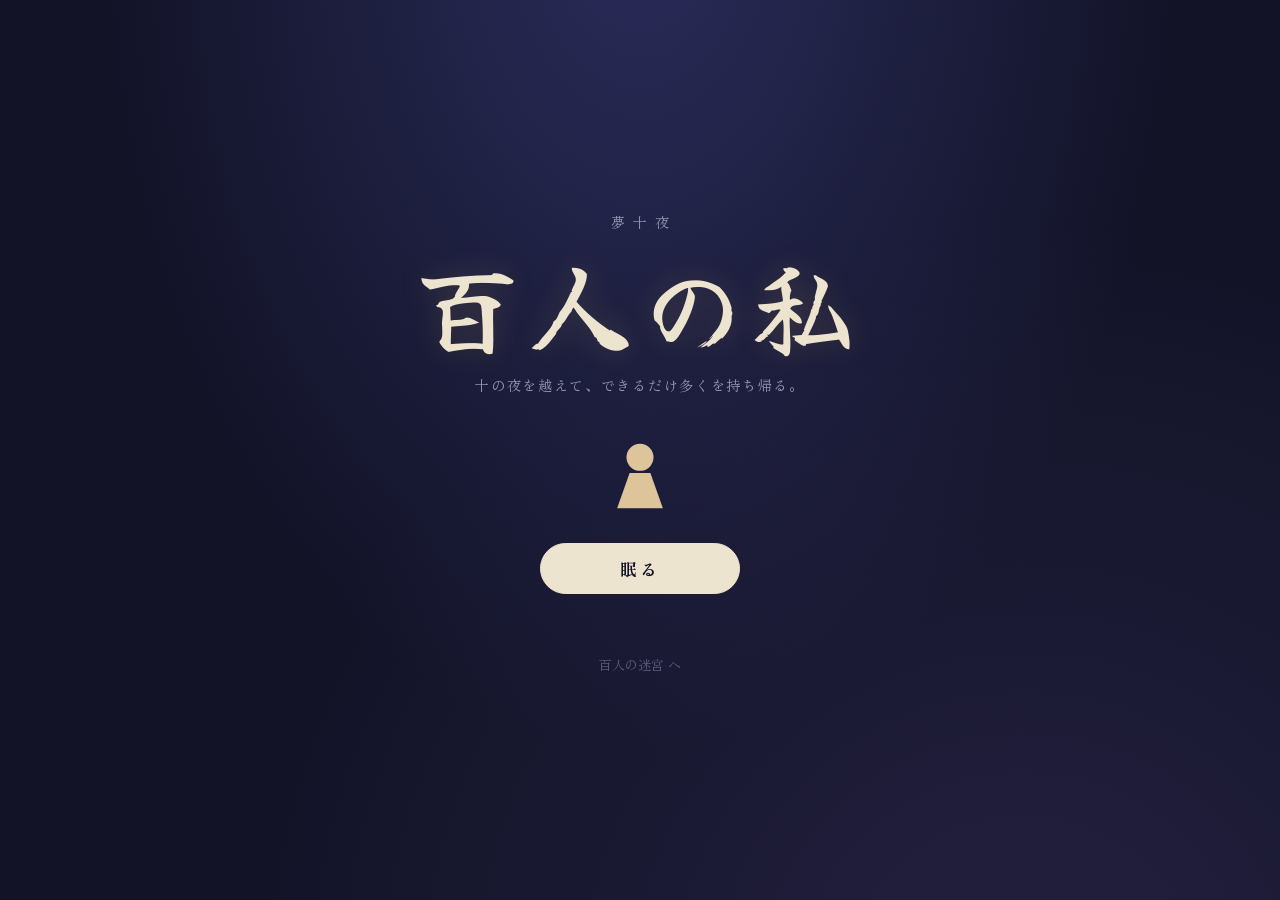
<file: index.html>
<!doctype html>
<html lang="ja">
<head>
  <meta charset="utf-8">
  <meta name="viewport" content="width=device-width, initial-scale=1, viewport-fit=cover">
  <title>百人の私</title>
  <meta name="description" content="眠るたびに百人に分かれる。目覚めるとき、生き残った誰か一人が本当の私になる。">
  <meta name="theme-color" content="#121327">
  <link rel="preconnect" href="https://fonts.googleapis.com">
  <link rel="preconnect" href="https://fonts.gstatic.com" crossorigin>
  <link href="https://fonts.googleapis.com/css2?family=Yuji+Syuku&family=Zen+Old+Mincho:wght@400;700&display=swap" rel="stylesheet">
  <link rel="stylesheet" href="css/style.css">
  <link rel="icon" href="data:image/svg+xml,%3Csvg xmlns='http://www.w3.org/2000/svg' viewBox='0 0 64 64'%3E%3Crect width='64' height='64' rx='14' fill='%23121327'/%3E%3Ccircle cx='32' cy='22' r='8' fill='%23f0c75e'/%3E%3Cpath d='M20 52 L26 33 H38 L44 52 Z' fill='%23f0c75e'/%3E%3C/svg%3E">
</head>
<body>
  <div id="app">
    <header id="hud" hidden>
      <div class="hud-l">
        <span id="hud-night"></span>
        <span id="hud-stage"></span>
      </div>
      <div class="hud-r">
        <span id="hud-alive" class="hud-num"></span>
        <span id="hud-avg" class="hud-num"></span>
        <span id="hud-savings" class="hud-num"></span>
        <button id="mute" class="icon-btn" aria-label="音">♪</button>
      </div>
    </header>

    <section id="title" class="screen">
      <div class="title-wrap">
        <p class="title-sub">夢十夜</p>
        <h1 class="title-main">百人の私</h1>
        <p class="title-tag">十の夜を越えて、できるだけ多くを持ち帰る。</p>
        <canvas id="title-canvas" width="120" height="120" aria-hidden="true"></canvas>
        <div class="title-actions">
          <button id="btn-continue" class="btn primary" hidden>続きを眠る</button>
          <button id="btn-new" class="btn primary">眠る</button>
        </div>
        <div id="title-records" class="records"></div>
        <div id="title-codex" class="codex"></div>
        <a class="crosslink" href="dungeon/">百人の迷宮 へ</a>
      </div>
    </section>

    <section id="night" class="screen" hidden>
      <div id="banner">
        <div id="mod-text"></div>
        <div id="ticker" aria-live="polite"></div>
      </div>
      <div id="crowd-wrap">
        <canvas id="crowd"></canvas>
      </div>
      <div id="strip-wrap">
        <canvas id="strip"></canvas>
        <button id="sort" class="chip">並び：金</button>
      </div>
      <div id="paths"></div>
      <div class="actions">
        <button id="btn-wake" class="btn ghost">目覚める</button>
        <button id="btn-go" class="btn primary">進む</button>
      </div>
    </section>

    <div id="overlay" hidden>
      <div id="sheet" role="dialog" aria-modal="true"></div>
    </div>
    <div id="curtain" hidden><div id="curtain-text"></div></div>
  </div>
  <script type="module" src="js/main.js"></script>
</body>
</html>
</file>
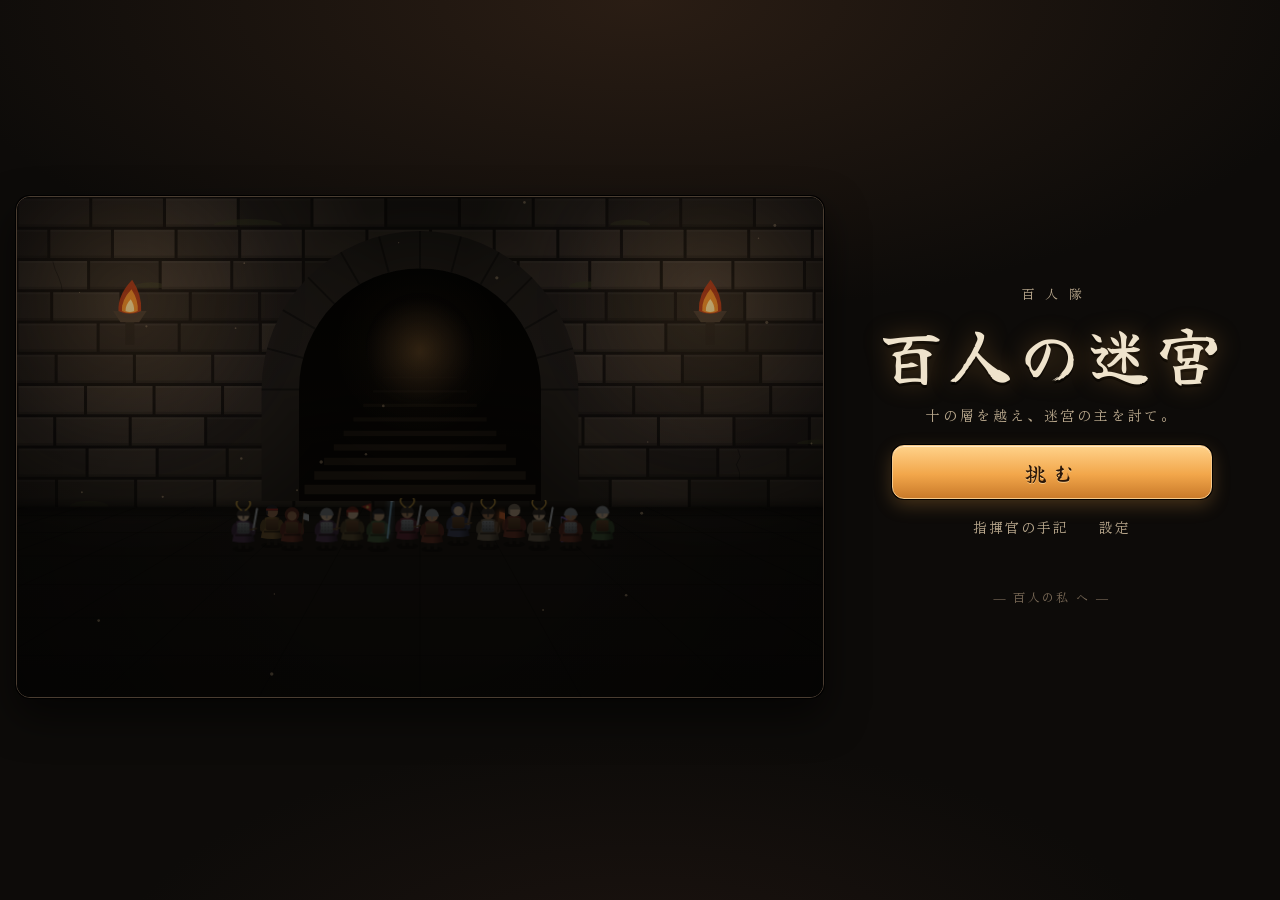
<file: dungeon/index.html>
<!doctype html>
<html lang="ja">
<head>
  <meta charset="utf-8">
  <meta name="viewport" content="width=device-width, initial-scale=1, viewport-fit=cover">
  <title>百人の迷宮</title>
  <meta name="description" content="百人の冒険者を率いて十の層を下り、迷宮の主を討つ。序盤は運に振り回され、終盤は運を飼い慣らす指揮官のゲーム。">
  <meta name="theme-color" content="#0d0b09">
  <link rel="preconnect" href="https://fonts.googleapis.com">
  <link rel="preconnect" href="https://fonts.gstatic.com" crossorigin>
  <link href="https://fonts.googleapis.com/css2?family=Yuji+Syuku&family=Zen+Old+Mincho:wght@400;700;900&display=swap" rel="stylesheet">
  <link rel="stylesheet" href="dungeon.css">
  <link rel="icon" href="data:image/svg+xml,%3Csvg xmlns='http://www.w3.org/2000/svg' viewBox='0 0 64 64'%3E%3Crect width='64' height='64' rx='12' fill='%230d0b09'/%3E%3Cpath d='M14 58V30a18 18 0 0 1 36 0v28' fill='none' stroke='%23c8a060' stroke-width='5'/%3E%3Cpath d='M32 14c4 6 6 9 6 13a6 6 0 0 1-12 0c0-4 2-7 6-13z' fill='%23f2a64a'/%3E%3C/svg%3E">
</head>
<body>
  <div id="app" class="is-title">
    <header id="hud" hidden>
      <ol id="depth" aria-label="深さ"></ol>
      <div class="hud-mid">
        <div id="hud-floor"></div>
        <div id="hud-room"></div>
      </div>
      <div class="hud-r">
        <div class="stat" title="隊の人数"><svg viewBox="0 0 16 16" aria-hidden="true"><circle cx="8" cy="4.5" r="2.6"/><path d="M3.5 15l1.2-6.5h6.6l1.2 6.5z"/></svg><b id="hud-pop">0</b></div>
        <div class="stat grace" title="加護"><svg viewBox="0 0 16 16" aria-hidden="true"><path d="M8 1c2.2 3.2 3.4 5.2 3.4 7.4a3.4 3.4 0 0 1-6.8 0C4.6 6.2 5.8 4.2 8 1z"/></svg><b id="hud-grace">0</b></div>
        <button id="btn-menu" class="icon-btn" aria-label="メニュー"><svg viewBox="0 0 20 20" aria-hidden="true"><path d="M3 5h14M3 10h14M3 15h14"/></svg></button>
      </div>
    </header>

    <div id="stage-wrap">
      <canvas id="stage" aria-label="迷宮の様子"></canvas>
      <div id="lore" aria-live="polite"></div>
      <div id="ticker" aria-live="polite"></div>
    </div>

    <section id="title-panel" class="panel">
      <div id="title-mark">
        <p class="kicker">百人隊</p>
        <h1>百人の迷宮</h1>
        <p class="tagline">十の層を越え、迷宮の主を討て。</p>
      </div>
      <div class="title-actions">
        <button id="btn-continue" class="btn primary" hidden>遠征を続ける</button>
        <button id="btn-new" class="btn primary">挑む</button>
        <div class="title-sub">
          <button id="btn-book" class="btn quiet">指揮官の手記</button>
          <button id="btn-settings" class="btn quiet">設定</button>
        </div>
      </div>
      <p id="title-records" class="records"></p>
      <a class="crosslink" href="../">― 百人の私 へ ―</a>
    </section>

    <section id="room-panel" class="panel" hidden>
      <div class="ruler-head">
        <span class="label">隊列</span>
        <button id="sort" class="chip">強い順</button>
      </div>
      <div id="ruler-wrap"><canvas id="ruler"></canvas></div>
      <div id="plaques"></div>
      <div class="actions">
        <button id="btn-alt" class="btn ghost" hidden></button>
        <button id="btn-go" class="btn primary">進め</button>
      </div>
    </section>

    <section id="camp-panel" class="panel" hidden></section>
    <section id="boss-panel" class="panel" hidden></section>

    <div id="overlay" hidden>
      <div id="sheet" role="dialog" aria-modal="true"></div>
    </div>
    <div id="coach" hidden></div>
    <div id="toast" hidden></div>
  </div>
  <script type="module" src="js/dmain.js"></script>
</body>
</html>
</file>
<file: css/style.css>
:root {
  --bg: #121327;
  --bg2: #1b1d38;
  --bg3: #262849;
  --line: #34365c;
  --paper: #ece4cf;
  --dim: #9893b0;
  --faint: #5f5b7d;
  --gold: #f0c75e;
  --blood: #c4505e;
  --p0: #e0694c;
  --p1: #58a3dc;
  --p2: #7cbf86;
  --serif: 'Zen Old Mincho', 'Hiragino Mincho ProN', 'Yu Mincho', 'Noto Serif JP', serif;
  --brush: 'Yuji Syuku', 'Zen Old Mincho', 'Hiragino Mincho ProN', serif;
}

* { box-sizing: border-box; }

html, body {
  margin: 0;
  height: 100%;
  background: var(--bg);
  color: var(--paper);
  font-family: var(--serif);
  -webkit-tap-highlight-color: transparent;
}

body {
  background:
    radial-gradient(ellipse at 50% -10%, #2a2c5a 0%, transparent 60%),
    radial-gradient(ellipse at 80% 110%, #23203f 0%, transparent 55%),
    var(--bg);
  background-attachment: fixed;
  overflow-x: hidden;
}

button { font-family: inherit; color: inherit; cursor: pointer; }
[hidden] { display: none !important; }

#app {
  max-width: 760px;
  margin: 0 auto;
  padding: 10px 16px calc(24px + env(safe-area-inset-bottom));
  min-height: 100%;
  display: flex;
  flex-direction: column;
}

/* 状態表示 */
#hud {
  display: flex;
  justify-content: space-between;
  align-items: center;
  gap: 8px;
  padding: 6px 0 10px;
  border-bottom: 1px solid var(--line);
  font-size: 15px;
}
.hud-l, .hud-r { display: flex; align-items: center; gap: 12px; }
#hud-night { font-weight: 700; letter-spacing: 0.1em; }
#hud-stage { color: var(--dim); }
.hud-num { font-variant-numeric: tabular-nums; }
#hud-alive::before { content: '私 '; color: var(--dim); font-size: 12px; }
#hud-avg::before { content: '平均 '; color: var(--dim); font-size: 12px; }
#hud-savings::before { content: '貯え '; color: var(--dim); font-size: 12px; }
#hud-savings { color: var(--gold); }
.icon-btn {
  background: none; border: 1px solid var(--line); border-radius: 50%;
  width: 30px; height: 30px; font-size: 14px; line-height: 1;
}
.icon-btn.off { color: var(--faint); text-decoration: line-through; }

.screen { flex: 1; display: flex; flex-direction: column; }

/* タイトル */
#title { justify-content: center; align-items: center; text-align: center; min-height: 90vh; }
.title-wrap { display: flex; flex-direction: column; align-items: center; gap: 14px; }
.title-sub { margin: 0; color: var(--dim); letter-spacing: 0.6em; font-size: 14px; padding-left: 0.6em; }
.title-main {
  margin: 0; font-family: var(--brush); font-weight: 400;
  font-size: clamp(56px, 16vw, 104px); letter-spacing: 0.08em; line-height: 1.1;
  text-shadow: 0 0 30px rgba(240, 199, 94, 0.18);
}
#title-canvas { width: 120px; height: 120px; }
.title-actions { display: flex; flex-direction: column; gap: 10px; min-width: 200px; }
.title-tag { margin: 0; color: var(--dim); font-size: 14px; letter-spacing: 0.12em; }
.records { color: var(--dim); font-size: 13px; min-height: 1em; font-variant-numeric: tabular-nums; }
.codex { display: flex; flex-wrap: wrap; justify-content: center; gap: 6px; max-width: 360px; }
.codex span {
  width: 26px; height: 26px; border-radius: 50%; display: grid; place-items: center;
  border: 1px solid var(--line); font-size: 13px; color: var(--faint);
}
.codex span.got { color: var(--paper); border-color: var(--faint); }
.codex span.treasure.got { color: var(--gold); border-color: rgba(240, 199, 94, 0.5); }
.codex span.curse.got { color: #c39ae0; }

/* ボタン */
.btn {
  border-radius: 999px; padding: 12px 28px; font-size: 17px; letter-spacing: 0.2em;
  border: 1px solid var(--line); background: var(--bg2);
  transition: transform 0.1s, background 0.2s, opacity 0.2s;
}
.btn:active { transform: scale(0.97); }
.btn.primary { background: var(--paper); color: var(--bg); border-color: var(--paper); font-weight: 700; }
.btn.ghost { background: transparent; color: var(--dim); }
.btn.ghost.armed { color: var(--gold); border-color: var(--gold); box-shadow: 0 0 18px rgba(240, 199, 94, 0.25); }
.btn:disabled { opacity: 0.35; pointer-events: none; }
.chip {
  border: 1px solid var(--line); background: var(--bg2); border-radius: 999px;
  font-size: 12px; padding: 4px 12px; color: var(--dim);
}

/* 夜 */
#banner { min-height: 54px; padding: 10px 0 4px; text-align: center; }
#mod-text { color: #c9a7d8; font-size: 14px; min-height: 1.2em; letter-spacing: 0.08em; }
#ticker { min-height: 1.5em; font-size: 15px; transition: opacity 0.3s; }
#ticker .lv2 { color: var(--paper); }
#ticker .lv3 { color: var(--gold); font-weight: 700; }
#ticker .lv1 { color: var(--dim); }

#crowd-wrap { position: relative; }
#crowd { display: block; width: 100%; touch-action: manipulation; }

#strip-wrap { position: relative; margin-top: 6px; }
#strip { display: block; width: 100%; height: 76px; touch-action: none; cursor: ew-resize; }
#sort { position: absolute; right: 0; bottom: -30px; }

#paths {
  display: grid; gap: 8px; margin-top: 38px;
  grid-template-columns: repeat(var(--k, 2), minmax(0, 1fr));
}
.path {
  position: relative; text-align: left;
  background: var(--bg2); border: 1px solid var(--line); border-radius: 12px;
  padding: 12px 12px 10px; display: flex; flex-direction: column; gap: 6px;
  border-top: 3px solid var(--pc); transition: transform 0.15s, opacity 0.3s;
  min-height: 150px;
}
.path:active { transform: scale(0.98); }
.path .glyph {
  font-family: var(--brush); font-size: 34px; line-height: 1;
  width: 50px; height: 50px; display: grid; place-items: center;
  border-radius: 50%; border: 1px solid var(--pc); color: var(--pc);
}
.path .name { font-weight: 700; font-size: 16px; letter-spacing: 0.05em; }
.path .text { font-size: 12.5px; color: var(--dim); line-height: 1.55; flex: 1; }
.path .foot { display: flex; justify-content: space-between; align-items: baseline; gap: 4px; flex-wrap: wrap; }
.path .count { font-size: 22px; font-weight: 700; color: var(--pc); font-variant-numeric: tabular-nums; }
.path .count small { font-size: 12px; color: var(--dim); font-weight: 400; margin-left: 2px; }
.path .seen { font-size: 11px; color: var(--faint); font-variant-numeric: tabular-nums; }
.path.empty { opacity: 0.55; }
.path.gate { --pc: var(--gold); grid-column: 1 / -1; align-items: center; text-align: center; }
.path.gate .glyph { width: 70px; height: 70px; font-size: 46px; }
.path.fading { opacity: 0.2; }

.path.result { min-height: 0; gap: 8px; }
.res-head { display: flex; align-items: center; gap: 8px; }
.res-head .glyph { width: 32px; height: 32px; font-size: 20px; }
.res-count { font-size: 15px; color: var(--dim); font-variant-numeric: tabular-nums; }
.res-count b { font-size: 20px; color: var(--pc); }
.res-lines { list-style: none; margin: 0; padding: 0; display: flex; flex-direction: column; gap: 4px; font-size: 12.5px; line-height: 1.45; }
.res-lines li { padding-left: 10px; position: relative; }
.res-lines li::before { content: ''; position: absolute; left: 0; top: 0.55em; width: 4px; height: 4px; border-radius: 50%; background: currentColor; }
.res-lines .bad { color: #e58a96; }
.res-lines .gold { color: var(--gold); }
.res-lines .good { color: var(--p2); }
.res-lines .curse { color: #c39ae0; }
.res-lines .note { color: var(--paper); font-weight: 700; }
.res-lines .quiet { color: var(--faint); }

.actions { display: flex; justify-content: space-between; gap: 12px; margin-top: 16px; }
.actions .btn { flex: 1; }
.actions .btn.primary { flex: 1.6; }

/* 重ねて出す紙 */
#overlay {
  position: fixed; inset: 0; z-index: 20; background: rgba(8, 8, 20, 0.72);
  display: flex; align-items: flex-end; justify-content: center;
  animation: fadein 0.3s ease;
}
#sheet {
  width: 100%; max-width: 560px; max-height: 88vh; overflow-y: auto;
  background: var(--bg2); border: 1px solid var(--line); border-bottom: none;
  border-radius: 18px 18px 0 0; padding: 22px 20px calc(22px + env(safe-area-inset-bottom));
  animation: rise 0.35s cubic-bezier(.2,.8,.2,1);
}
@media (min-width: 600px) {
  #overlay { align-items: center; }
  #sheet { border-radius: 18px; border-bottom: 1px solid var(--line); }
}
@keyframes fadein { from { opacity: 0; } }
@keyframes rise { from { transform: translateY(40px); opacity: 0; } }

.sheet-head { display: flex; align-items: baseline; gap: 12px; flex-wrap: wrap; }
.sheet-id { font-family: var(--brush); font-size: 44px; line-height: 1; }
.sheet-id.gold { color: var(--gold); }
.sheet-sub { color: var(--dim); font-size: 14px; }
.sheet-big { font-size: 28px; font-weight: 700; color: var(--gold); font-variant-numeric: tabular-nums; margin: 10px 0 4px; }
.sheet-row { display: flex; flex-wrap: wrap; gap: 6px; margin: 8px 0; }
.tag {
  border: 1px solid var(--line); border-radius: 999px; padding: 2px 10px; font-size: 13px;
  display: inline-flex; align-items: center; gap: 4px;
}
.tag b { font-family: var(--brush); font-weight: 400; }
.tag.treasure { color: var(--gold); border-color: rgba(240, 199, 94, 0.4); }
.tag.curse { color: #c39ae0; border-color: rgba(195, 154, 224, 0.4); }
.tag.form { color: var(--p2); }
.story { list-style: none; padding: 0; margin: 14px 0; border-left: 1px solid var(--line); }
.story li { padding: 3px 0 3px 14px; font-size: 14px; line-height: 1.6; position: relative; }
.story li::before {
  content: ''; position: absolute; left: -4px; top: 11px; width: 7px; height: 7px;
  border-radius: 50%; background: var(--faint);
}
.story li.end::before { background: var(--blood); }
.story li.dawn::before { background: var(--gold); }
.story .at { color: var(--faint); font-size: 12px; margin-right: 6px; }
.ghost-line {
  margin: 12px 0; padding: 10px 12px; border-radius: 10px; background: var(--bg3);
  color: var(--dim); font-size: 13.5px; line-height: 1.6;
}
.ghost-line strong { color: var(--paper); font-weight: 400; }
.sheet-actions { display: flex; gap: 10px; margin-top: 16px; }
.sheet-actions .btn { flex: 1; }
.dist { display: block; width: 100%; height: 48px; margin: 8px 0; }
.nights { display: grid; grid-template-columns: repeat(10, 1fr); gap: 4px; align-items: end; height: 90px; margin: 14px 0 4px; }
.nights div { background: var(--gold); border-radius: 3px 3px 0 0; min-height: 2px; position: relative; }
.nights div.nm { background: var(--blood); min-height: 6px; }
.nights-labels { display: grid; grid-template-columns: repeat(10, 1fr); gap: 4px; text-align: center; font-size: 11px; color: var(--faint); }
.rank { font-family: var(--brush); font-size: 40px; text-align: center; margin: 6px 0; }
.center { text-align: center; }
.muted { color: var(--dim); font-size: 13px; }

/* 幕 */
#curtain {
  position: fixed; inset: 0; z-index: 30; display: grid; place-items: center;
  background: var(--bg); pointer-events: none; transition: opacity 0.9s ease;
}
#curtain.fade { opacity: 0; }
#curtain-text {
  font-family: var(--brush); font-size: clamp(44px, 12vw, 80px); letter-spacing: 0.15em;
  text-align: center; line-height: 1.4;
}
#curtain-text small { display: block; font-family: var(--serif); font-size: 15px; color: var(--dim); letter-spacing: 0.2em; }
#curtain.nightmare { background: #1a0a10; }
#curtain.nightmare #curtain-text { color: var(--blood); }

@media (max-width: 420px) {
  .path { padding: 10px 9px 8px; min-height: 140px; }
  .path .glyph { width: 40px; height: 40px; font-size: 27px; }
  .path .name { font-size: 14px; }
  .path .text { font-size: 11.5px; }
  .path .count { font-size: 19px; }
  #hud { font-size: 13px; }
  #hud-avg::before, #hud-alive::before, #hud-savings::before { font-size: 10px; }
  .res-lines { font-size: 11.5px; }
  .hud-l, .hud-r { gap: 8px; }
}

.crosslink { color: var(--faint); font-size: 13px; text-decoration: none; margin-top: 6px; }
.crosslink:hover { color: var(--dim); }
</file>
<file: dungeon/dungeon.css>
/* 百人の迷宮 ― 松明の戦記 */
:root {
  --void: #0d0b09;
  --stone: #1c1714;
  --stone-2: #26201b;
  --stone-3: #332a23;
  --edge: #4a3d31;
  --edge-hi: #6e5a44;
  --parch: #efe3cc;
  --parch-dim: #b9a88d;
  --faint: #7a6a57;
  --flame: #f2a64a;
  --flame-hi: #ffd28a;
  --brass: #c8a060;
  --blood: #d0574a;
  --grace: #ffe6a8;
  --moss: #8fbf7a;
  --t0: #d9643f;
  --t1: #4f8fc4;
  --t2: #5fae8f;
  --serif: 'Zen Old Mincho', 'Hiragino Mincho ProN', 'Yu Mincho', 'Noto Serif JP', serif;
  --brush: 'Yuji Syuku', 'Zen Old Mincho', 'Hiragino Mincho ProN', serif;
  --ease: cubic-bezier(.2, .8, .2, 1);
}

* { box-sizing: border-box; }
html, body { margin: 0; min-height: 100%; background: var(--void); color: var(--parch); font-family: var(--serif); -webkit-tap-highlight-color: transparent; }
body {
  background:
    radial-gradient(ellipse 80% 50% at 50% 0%, #2a1d14 0%, transparent 70%),
    radial-gradient(ellipse 60% 40% at 50% 110%, #1d1410 0%, transparent 70%),
    var(--void);
  background-attachment: fixed;
  overflow-x: hidden;
}
button { font-family: inherit; color: inherit; cursor: pointer; }
button:focus-visible, a:focus-visible, canvas:focus-visible, input:focus-visible { outline: 2px solid var(--grace); outline-offset: 2px; }
[hidden] { display: none !important; }

#app {
  max-width: 880px;
  margin: 0 auto;
  padding: 8px 16px calc(20px + env(safe-area-inset-bottom));
  min-height: 100vh;
  display: flex;
  flex-direction: column;
}

/* ---------- 上部 ---------- */
#hud {
  display: grid;
  grid-template-columns: auto 1fr auto;
  align-items: center;
  gap: 12px;
  padding: 6px 0 10px;
}
#depth { list-style: none; margin: 0; padding: 0; display: flex; align-items: flex-end; gap: 3px; height: 28px; }
#depth li { width: 5px; height: 12px; border-radius: 2px; background: var(--stone-3); transition: background .4s, height .4s; }
#depth li.done { background: var(--edge-hi); }
#depth li.now { background: var(--flame); height: 20px; box-shadow: 0 0 8px rgba(242,166,74,.7); }
#depth li.boss { width: 9px; height: 9px; border-radius: 50%; margin-left: 3px; background: #5a1e1a; }
#depth li.boss.now { background: var(--blood); box-shadow: 0 0 10px rgba(208,87,74,.8); }
.hud-mid { min-width: 0; }
#hud-floor { font-family: var(--brush); font-size: 21px; letter-spacing: .12em; line-height: 1.1; }
#hud-room { font-size: 12px; color: var(--parch-dim); letter-spacing: .1em; }
.hud-r { display: flex; align-items: center; gap: 12px; }
.stat { display: flex; align-items: center; gap: 4px; font-variant-numeric: tabular-nums; font-size: 17px; }
.stat svg { width: 15px; height: 15px; fill: var(--parch-dim); }
.stat.grace svg { fill: var(--flame); filter: drop-shadow(0 0 4px rgba(242,166,74,.6)); }
.stat.grace b { color: var(--flame-hi); }
.stat b { font-weight: 700; }
.icon-btn {
  width: 40px; height: 40px; border-radius: 10px; border: 1px solid var(--edge); background: var(--stone);
  display: grid; place-items: center;
}
.icon-btn svg { width: 18px; height: 18px; stroke: var(--parch); stroke-width: 1.8; fill: none; stroke-linecap: round; }

/* ---------- 舞台 ---------- */
#stage-wrap {
  position: relative;
  border-radius: 14px;
  overflow: hidden;
  border: 1px solid var(--edge);
  box-shadow: 0 0 0 1px #000, 0 18px 40px rgba(0,0,0,.6), inset 0 0 60px rgba(0,0,0,.6);
  background: #000;
}
#stage { display: block; width: 100%; touch-action: manipulation; }
#lore {
  position: absolute; left: 0; top: 0; right: 0; padding: 8px 12px 18px;
  background: linear-gradient(180deg, rgba(5,4,3,.82) 0%, rgba(5,4,3,.55) 60%, rgba(5,4,3,0) 100%);
  font-size: 12px; color: var(--parch-dim); letter-spacing: .06em; pointer-events: none;
  text-shadow: 0 1px 3px #000;
}
#lore:empty { display: none; }
#lore b { color: var(--parch); font-weight: 700; }
#lore .mod { display: block; color: #e8b27a; margin-top: 2px; }
#ticker {
  position: absolute; left: 0; right: 0; bottom: 10px; text-align: center; pointer-events: none;
  font-size: 15px; letter-spacing: .05em; text-shadow: 0 1px 4px #000, 0 0 12px #000;
  transition: opacity .4s;
}
#ticker .lv1 { color: var(--parch-dim); }
#ticker .lv2 { color: var(--parch); }
#ticker .lv3 { color: var(--flame-hi); font-weight: 700; }
#title-mark { display: flex; flex-direction: column; align-items: center; text-align: center; margin: 4px 0 10px; }
#title-mark .kicker { margin: 0; color: var(--parch-dim); letter-spacing: .8em; padding-left: .8em; font-size: 13px; }
#title-mark h1 {
  margin: 4px 0 0; font-family: var(--brush); font-weight: 400; font-size: clamp(44px, 11vw, 88px);
  letter-spacing: .08em; color: var(--parch);
  text-shadow: 0 0 24px rgba(242,166,74,.35), 0 3px 0 #000;
  animation: emerge 2.4s var(--ease) both;
}
#title-mark .tagline { margin: 6px 0 0; color: var(--parch-dim); font-size: 14px; letter-spacing: .2em; animation: emerge 2.4s .5s var(--ease) both; }
#app.is-title { justify-content: center; }
@keyframes emerge { from { opacity: 0; filter: blur(6px); transform: translateY(8px); } }

/* ---------- 部品 ---------- */
.panel { margin-top: 12px; animation: rise .45s var(--ease) both; }
@keyframes rise { from { opacity: 0; transform: translateY(10px); } }

.btn {
  min-height: 48px; border-radius: 12px; padding: 10px 22px; font-size: 17px; letter-spacing: .25em;
  border: 1px solid var(--edge); background: var(--stone-2);
  transition: transform .12s, filter .2s, background .2s, opacity .2s, box-shadow .2s;
}
.btn:hover { filter: brightness(1.12); }
.btn:active { transform: translateY(1px) scale(.985); }
.btn.primary {
  font-family: var(--brush); font-size: 22px; font-weight: 400; color: #2a1608;
  border: 1px solid #f7c98a;
  background: linear-gradient(180deg, #ffd28a 0%, #f2a64a 55%, #c97a2a 100%);
  box-shadow: 0 0 0 1px #000, 0 6px 18px rgba(242,166,74,.25), inset 0 1px 0 rgba(255,255,255,.5);
  text-shadow: 0 1px 0 rgba(255,230,180,.6);
}
.btn.ghost { background: transparent; color: var(--parch-dim); font-size: 15px; letter-spacing: .12em; }
.btn.ghost.grace { color: var(--flame-hi); border-color: rgba(242,166,74,.5); }
.btn.quiet { background: transparent; border-color: transparent; color: var(--parch-dim); font-size: 14px; letter-spacing: .15em; min-height: 40px; padding: 6px 12px; }
.btn.danger { color: #f0a090; border-color: rgba(208,87,74,.5); background: transparent; }
.btn.armed { color: var(--grace); border-color: var(--grace); box-shadow: 0 0 16px rgba(255,230,168,.3); }
.btn:disabled { opacity: .35; pointer-events: none; }
.chip {
  border: 1px solid var(--edge); background: var(--stone); border-radius: 999px; font-size: 12px;
  padding: 5px 12px; color: var(--parch-dim); min-height: 32px; letter-spacing: .1em;
}

/* ---------- 表紙 ---------- */
#title-panel { display: flex; flex-direction: column; align-items: center; gap: 10px; text-align: center; }
.title-actions { display: flex; flex-direction: column; gap: 8px; width: min(320px, 100%); }
.title-sub { display: flex; justify-content: center; gap: 4px; }
.records { margin: 0; color: var(--faint); font-size: 13px; letter-spacing: .1em; min-height: 1em; }
.crosslink { color: var(--faint); font-size: 12px; text-decoration: none; letter-spacing: .2em; padding: 8px; }
.crosslink:hover { color: var(--parch-dim); }

/* ---------- 部屋 ---------- */
.ruler-head { display: flex; justify-content: space-between; align-items: center; margin-bottom: 2px; }
.ruler-head .label { font-size: 12px; letter-spacing: .3em; color: var(--faint); }
#ruler-wrap { position: relative; }
#ruler { display: block; width: 100%; height: 64px; touch-action: none; cursor: ew-resize; border-radius: 6px; }
#plaques { display: grid; gap: 8px; margin-top: 10px; grid-template-columns: repeat(var(--k, 2), minmax(0, 1fr)); }
.plaque {
  --pc: var(--t0);
  position: relative; text-align: left; border-radius: 12px; padding: 10px 11px 10px;
  border: 1px solid var(--edge);
  background:
    linear-gradient(180deg, color-mix(in srgb, var(--pc) 16%, transparent) 0%, transparent 38%),
    linear-gradient(180deg, var(--stone-2), var(--stone));
  box-shadow: inset 0 1px 0 rgba(255,255,255,.05), 0 4px 14px rgba(0,0,0,.4);
  display: flex; flex-direction: column; gap: 4px; min-height: 124px;
  transition: transform .15s var(--ease), border-color .2s, opacity .3s;
}
.plaque::before { content: ''; position: absolute; left: 12px; right: 12px; top: -1px; height: 2px; border-radius: 2px; background: var(--pc); box-shadow: 0 0 10px var(--pc); }
.plaque:hover { border-color: var(--pc); }
.plaque:active { transform: scale(.985); }
.plaque .p-head { display: flex; align-items: center; gap: 7px; }
.plaque .p-glyph {
  font-family: var(--brush); font-size: 20px; width: 32px; height: 32px; flex: none; display: grid; place-items: center;
  border-radius: 8px; color: var(--pc); background: rgba(0,0,0,.35); border: 1px solid color-mix(in srgb, var(--pc) 50%, transparent);
}
.plaque .p-name { font-weight: 700; font-size: 15px; letter-spacing: .04em; line-height: 1.25; }
.plaque .p-text { font-size: 12px; color: var(--parch-dim); line-height: 1.5; }
.plaque .p-count { font-size: 26px; font-weight: 900; color: var(--pc); font-variant-numeric: tabular-nums; line-height: 1; margin-top: auto; }
.plaque .p-count small { font-size: 12px; font-weight: 400; color: var(--parch-dim); margin-left: 2px; }
.plaque .p-est { font-size: 12px; color: var(--parch-dim); font-variant-numeric: tabular-nums; line-height: 1.45; }
.plaque .p-est b { font-size: 15px; color: var(--parch); }
.plaque .p-est.risky b { color: #f0907e; }
.plaque .p-est .nw { white-space: nowrap; }
.plaque .p-est.unknown { color: var(--faint); letter-spacing: .1em; }
.plaque.empty { opacity: .5; }
.plaque.fading { opacity: .25; }
.plaque.result { min-height: 0; }
.res-count { font-size: 14px; color: var(--parch-dim); font-variant-numeric: tabular-nums; }
.res-count b { font-size: 22px; color: var(--pc); }
.res-lines { list-style: none; margin: 2px 0 0; padding: 0; display: flex; flex-direction: column; gap: 3px; font-size: 12.5px; line-height: 1.45; }
.res-lines li { padding-left: 10px; position: relative; }
.res-lines li::before { content: ''; position: absolute; left: 0; top: .6em; width: 4px; height: 4px; border-radius: 50%; background: currentColor; }
.res-lines .bad { color: #ef9585; }
.res-lines .gold { color: var(--flame-hi); }
.res-lines .good { color: var(--moss); }
.res-lines .note { color: var(--grace); font-weight: 700; }
.res-lines .quiet { color: var(--faint); }

.actions { display: flex; gap: 10px; margin-top: 12px; }
.actions .btn { flex: 1; }
.actions .btn.primary { flex: 1.7; }

/* ---------- 野営 ---------- */
.camp-grid { display: grid; gap: 10px; }
@media (min-width: 720px) { .camp-grid { grid-template-columns: 1fr 1fr; } }
.card {
  border: 1px solid var(--edge); border-radius: 12px; padding: 12px;
  background: linear-gradient(180deg, var(--stone-2), var(--stone));
}
.card h3 { margin: 0 0 8px; font-size: 12px; font-weight: 400; letter-spacing: .3em; color: var(--faint); }
.rumor { display: flex; flex-direction: column; gap: 6px; }
.rumor-row { display: grid; grid-template-columns: 1fr auto; align-items: center; gap: 8px; }
.rumor-row .who { font-size: 15px; }
.rumor-row .who small { color: var(--parch-dim); font-size: 12px; margin-left: 4px; }
.rumor-row .p { font-variant-numeric: tabular-nums; color: var(--flame-hi); font-size: 15px; }
.bar { height: 4px; background: var(--stone-3); border-radius: 2px; overflow: hidden; grid-column: 1 / -1; }
.bar i { display: block; height: 100%; background: linear-gradient(90deg, #8a5a2a, var(--flame)); }
.rack { display: flex; flex-wrap: wrap; gap: 6px; }
.gear {
  border: 1px solid var(--edge); background: var(--stone-3); border-radius: 10px; padding: 5px 10px 5px 6px; min-height: 36px;
  font-size: 13px; display: inline-flex; align-items: center; gap: 6px;
}
.gear b { font-family: var(--brush); font-weight: 400; font-size: 16px; color: var(--flame-hi); width: 22px; text-align: center; }
.gear.t3 { border-color: rgba(242,166,74,.45); }
.gear.t4 { border-color: var(--grace); box-shadow: 0 0 10px rgba(255,230,168,.2); }
.gear.sel { border-color: var(--grace); background: #4a3826; }
.acts { display: grid; grid-template-columns: repeat(2, 1fr); gap: 8px; }
.act {
  border: 1px solid var(--edge); background: var(--stone-3); border-radius: 12px; padding: 10px; text-align: left;
  display: grid; grid-template-columns: 40px 1fr; gap: 2px 10px; align-items: center; min-height: 64px;
}
.act b { grid-row: span 2; font-family: var(--brush); font-weight: 400; font-size: 30px; color: var(--flame); text-align: center; }
.act span { font-size: 15px; font-weight: 700; }
.act small { font-size: 11.5px; color: var(--parch-dim); line-height: 1.4; }
.act.on { border-color: var(--grace); background: #3d2f22; }
.act:disabled { opacity: .35; }
.roster { display: flex; flex-direction: column; gap: 4px; max-height: 300px; overflow-y: auto; margin-top: 8px; }
.roster button {
  display: grid; grid-template-columns: 1fr auto; gap: 2px 8px; text-align: left; align-items: center;
  border: 1px solid var(--edge); background: var(--stone-3); border-radius: 10px; padding: 7px 10px; min-height: 44px;
}
.roster .nm { font-size: 15px; font-weight: 700; }
.roster .nm small { font-weight: 400; color: var(--parch-dim); font-size: 12px; margin-left: 6px; }
.roster .meta { grid-column: 1; font-size: 11.5px; color: var(--parch-dim); }
.roster .odds { grid-row: span 2; grid-column: 2; color: var(--flame-hi); font-variant-numeric: tabular-nums; font-size: 13px; }
.camp-log { margin: 10px 0 0; color: var(--grace); font-size: 13.5px; line-height: 1.6; min-height: 1.6em; }

/* ---------- 決戦 ---------- */
.boss-row { display: grid; grid-template-columns: 1fr auto; align-items: end; gap: 6px 10px; }
.boss-name { font-family: var(--brush); font-size: 26px; letter-spacing: .1em; }
.boss-traits { font-size: 12px; color: var(--parch-dim); letter-spacing: .05em; }
.boss-round { font-size: 12px; color: var(--faint); }
.seal { grid-column: 1 / -1; height: 14px; border-radius: 7px; background: #1a0d0b; border: 1px solid #4a2420; overflow: hidden; position: relative; }
.seal i { position: absolute; inset: 0 auto 0 0; background: linear-gradient(90deg, #6a1e18, #d0574a); transition: width .8s var(--ease); }
.seal.ready i { background: linear-gradient(90deg, #8a5a2a, var(--flame-hi)); }
.seal::after { content: ''; position: absolute; left: 25%; top: 0; bottom: 0; width: 1px; background: rgba(255,230,168,.6); }
.tell { grid-column: 1 / -1; min-height: 1.5em; color: #f0a090; font-size: 14px; letter-spacing: .05em; }
.tell.calm { color: var(--parch-dim); }
.tell.ready { color: var(--flame-hi); }
.stances { display: grid; grid-template-columns: repeat(3, 1fr); gap: 8px; margin-top: 10px; }
.stance {
  border: 1px solid var(--edge); background: var(--stone-2); border-radius: 12px; padding: 10px 6px; min-height: 84px;
  display: flex; flex-direction: column; align-items: center; gap: 2px;
}
.stance b { font-family: var(--brush); font-weight: 400; font-size: 30px; }
.stance span { font-size: 14px; font-weight: 700; }
.stance small { font-size: 11px; color: var(--parch-dim); text-align: center; line-height: 1.35; }
.stance.attack b { color: #f0907e; }
.stance.guard b { color: #9ac0e0; }
.stance.grace b { color: var(--grace); text-shadow: 0 0 10px rgba(255,230,168,.6); }
.stance.suggest { border-color: var(--grace); box-shadow: 0 0 14px rgba(255,230,168,.2); }

/* ---------- 紙(ダイアログ) ---------- */
#overlay {
  position: fixed; inset: 0; z-index: 30; background: rgba(6,4,3,.72); backdrop-filter: blur(2px);
  display: flex; align-items: flex-end; justify-content: center; animation: fade .25s ease;
}
#sheet {
  width: 100%; max-width: 600px; max-height: 90vh; overflow-y: auto;
  background: linear-gradient(180deg, #2a221c, #1a1512);
  border: 1px solid var(--edge); border-bottom: none; border-radius: 18px 18px 0 0;
  padding: 20px 18px calc(20px + env(safe-area-inset-bottom));
  box-shadow: 0 -10px 40px rgba(0,0,0,.6);
  animation: sheet .35s var(--ease);
}
@media (min-width: 640px) { #overlay { align-items: center; } #sheet { border-radius: 18px; border-bottom: 1px solid var(--edge); } }
@keyframes fade { from { opacity: 0; } }
@keyframes sheet { from { transform: translateY(30px); opacity: 0; } }
.sh-title { font-family: var(--brush); font-size: 30px; margin: 0 0 4px; letter-spacing: .1em; }
.sh-sub { color: var(--parch-dim); font-size: 13.5px; margin: 0 0 12px; line-height: 1.6; }
.sh-actions { display: flex; gap: 10px; margin-top: 16px; }
.sh-actions .btn { flex: 1; }
.menu-list { display: flex; flex-direction: column; gap: 8px; }
.menu-list .btn { text-align: left; letter-spacing: .15em; }

.portrait { display: flex; gap: 14px; align-items: center; margin: 4px 0 10px; }
.portrait canvas { width: 72px; height: 108px; flex: none; border-radius: 10px; background: radial-gradient(ellipse at 50% 60%, #3a2a1c, #120d0a); border: 1px solid var(--edge); }
.portrait .nm { font-family: var(--brush); font-size: 30px; line-height: 1.1; }
.portrait .meta { color: var(--parch-dim); font-size: 13px; margin-top: 4px; line-height: 1.6; }
.tags { display: flex; flex-wrap: wrap; gap: 6px; margin: 6px 0; }
.tag { border: 1px solid var(--edge); border-radius: 999px; padding: 3px 10px; font-size: 12.5px; display: inline-flex; gap: 5px; align-items: center; }
.tag b { font-family: var(--brush); font-weight: 400; color: var(--flame-hi); }
.tag.skill { border-color: var(--grace); color: var(--grace); }
.xp { display: grid; grid-template-columns: repeat(4, 1fr); gap: 6px; margin: 8px 0; }
.xp div { background: var(--stone-3); border-radius: 8px; padding: 6px; text-align: center; font-size: 12px; color: var(--parch-dim); }
.xp b { display: block; font-size: 17px; color: var(--parch); }
.story { list-style: none; padding: 0; margin: 12px 0; border-left: 1px solid var(--edge); }
.story li { padding: 3px 0 3px 14px; font-size: 14px; line-height: 1.6; position: relative; }
.story li::before { content: ''; position: absolute; left: -4px; top: 11px; width: 7px; height: 7px; border-radius: 50%; background: var(--faint); }
.story li.end::before { background: var(--blood); }
.story li.hi::before { background: var(--flame); box-shadow: 0 0 6px var(--flame); }
.story .at { color: var(--faint); font-size: 12px; margin-right: 6px; }

.chronicle { text-align: center; }
.chronicle .verdict { font-family: var(--brush); font-size: 64px; line-height: 1.1; margin: 4px 0; letter-spacing: .1em; }
.chronicle .verdict.win { color: var(--flame-hi); text-shadow: 0 0 30px rgba(242,166,74,.5); }
.chronicle .verdict.lose { color: var(--blood); }
.chronicle .portrait { justify-content: center; text-align: left; }
.stats { display: grid; grid-template-columns: repeat(3, 1fr); gap: 6px; margin: 12px 0; }
.stats div { background: var(--stone-3); border-radius: 10px; padding: 8px 4px; font-size: 11.5px; color: var(--parch-dim); }
.stats b { display: block; font-size: 22px; color: var(--parch); font-variant-numeric: tabular-nums; }

.tabs { display: flex; gap: 4px; overflow-x: auto; margin-bottom: 12px; border-bottom: 1px solid var(--edge); }
.tabs button { background: none; border: none; padding: 10px 12px; font-size: 14px; color: var(--parch-dim); border-bottom: 2px solid transparent; white-space: nowrap; min-height: 44px; }
.tabs button.on { color: var(--parch); border-bottom-color: var(--flame); }
.book p { font-size: 14px; line-height: 1.8; margin: 0 0 10px; }
.book h4 { margin: 14px 0 4px; font-size: 15px; color: var(--flame-hi); letter-spacing: .1em; }
.book .grid { display: grid; grid-template-columns: repeat(auto-fill, minmax(140px, 1fr)); gap: 6px; }
.book .entry { background: var(--stone-3); border-radius: 10px; padding: 8px 10px; font-size: 13px; }
.book .entry b { font-family: var(--brush); font-weight: 400; color: var(--flame-hi); font-size: 18px; margin-right: 6px; }
.book .entry small { display: block; color: var(--parch-dim); font-size: 11.5px; margin-top: 2px; }
.book .entry.locked { color: var(--faint); }
.book .entry.locked b { color: var(--faint); }

.setting { display: grid; grid-template-columns: 1fr auto; align-items: center; gap: 6px 12px; padding: 10px 0; border-bottom: 1px solid rgba(74,61,49,.5); }
.setting label { font-size: 15px; }
.setting small { grid-column: 1 / -1; color: var(--parch-dim); font-size: 12px; }
.setting input[type=range] { width: 160px; accent-color: var(--flame); }
.seg { display: inline-flex; border: 1px solid var(--edge); border-radius: 10px; overflow: hidden; }
.seg button { background: none; border: none; padding: 8px 12px; font-size: 13px; color: var(--parch-dim); min-height: 40px; }
.seg button.on { background: var(--stone-3); color: var(--parch); }

/* ---------- 手引きと通知 ---------- */
#coach {
  position: fixed; z-index: 25; max-width: 280px; padding: 12px 14px; border-radius: 12px;
  background: #3a2c1e; border: 1px solid var(--brass); color: var(--parch); font-size: 14px; line-height: 1.6;
  box-shadow: 0 10px 30px rgba(0,0,0,.6); animation: rise .35s var(--ease);
}
#coach::after { content: ''; position: absolute; left: var(--ax, 50%); width: 12px; height: 12px; background: #3a2c1e; border: 1px solid var(--brass); transform: rotate(45deg); }
#coach.up::after { top: -7px; border-right: none; border-bottom: none; }
#coach.down::after { bottom: -7px; border-left: none; border-top: none; }
#coach .coach-next { display: block; margin-top: 8px; margin-left: auto; background: none; border: 1px solid var(--brass); color: var(--flame-hi); border-radius: 8px; padding: 4px 12px; font-size: 13px; min-height: 32px; }
#toast {
  position: fixed; left: 50%; bottom: calc(24px + env(safe-area-inset-bottom)); transform: translateX(-50%); z-index: 40;
  background: #2a1d16; border: 1px solid var(--blood); border-radius: 12px; padding: 12px 16px; font-size: 14px;
  box-shadow: 0 10px 30px rgba(0,0,0,.6); display: flex; gap: 12px; align-items: center; max-width: calc(100% - 32px);
}

@media (max-width: 420px) {
  #app { padding-left: 12px; padding-right: 12px; }
  .plaque { padding: 9px 8px; min-height: 118px; }
  .plaque .p-name { font-size: 13.5px; }
  .plaque .p-text { display: none; }
  .plaque .p-glyph { width: 28px; height: 28px; font-size: 18px; }
  .plaque .p-count { font-size: 22px; }
  .res-lines { font-size: 11.5px; }
  #hud-floor { font-size: 18px; }
  .stat { font-size: 15px; }
  .btn.primary { font-size: 20px; }
}
@media (prefers-reduced-motion: reduce) {
  *, *::before, *::after { animation-duration: .01ms !important; transition-duration: .01ms !important; }
}
body.reduced *, body.reduced *::before, body.reduced *::after { animation-duration: .01ms !important; transition-duration: .01ms !important; }

/* ---------- 横長の画面:舞台を左、操作盤を右に ---------- */
@media (min-width: 1000px) and (min-aspect-ratio: 5/4) {
  #app {
    max-width: 1440px;
    display: grid;
    grid-template-columns: minmax(0, 1fr) 420px;
    grid-template-areas: 'hud hud' 'stage panel';
    column-gap: 20px;
    align-content: start;
    padding-top: 14px;
  }
  #app.is-title { align-content: center; }
  #hud { grid-area: hud; }
  #stage-wrap { grid-area: stage; align-self: start; }
  .panel { grid-area: panel; margin-top: 0; max-height: calc(100vh - 100px); overflow-y: auto; padding-right: 4px; }
  #title-panel { justify-content: center; }
  .camp-grid { grid-template-columns: 1fr; }
  .plaque .p-text { display: block; }
  #title-mark h1 { font-size: 64px; white-space: nowrap; }
}
</file>
